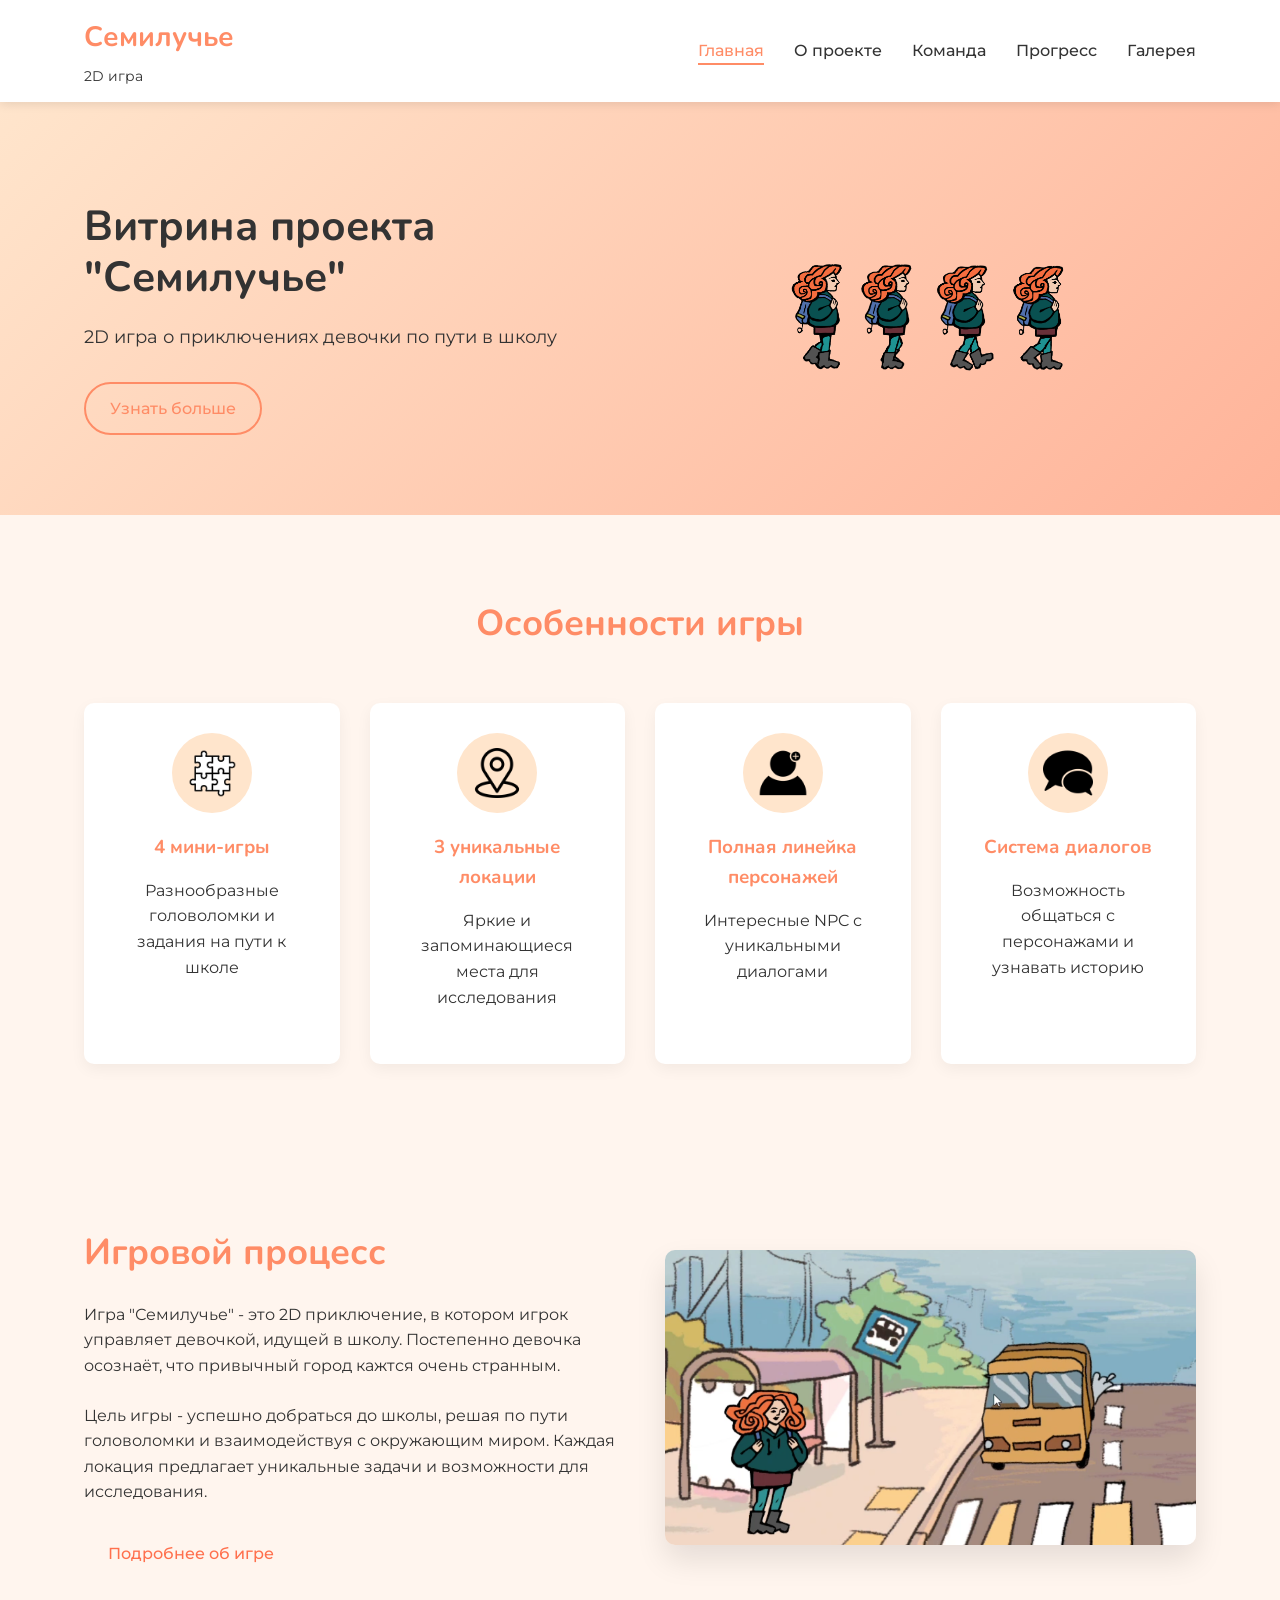
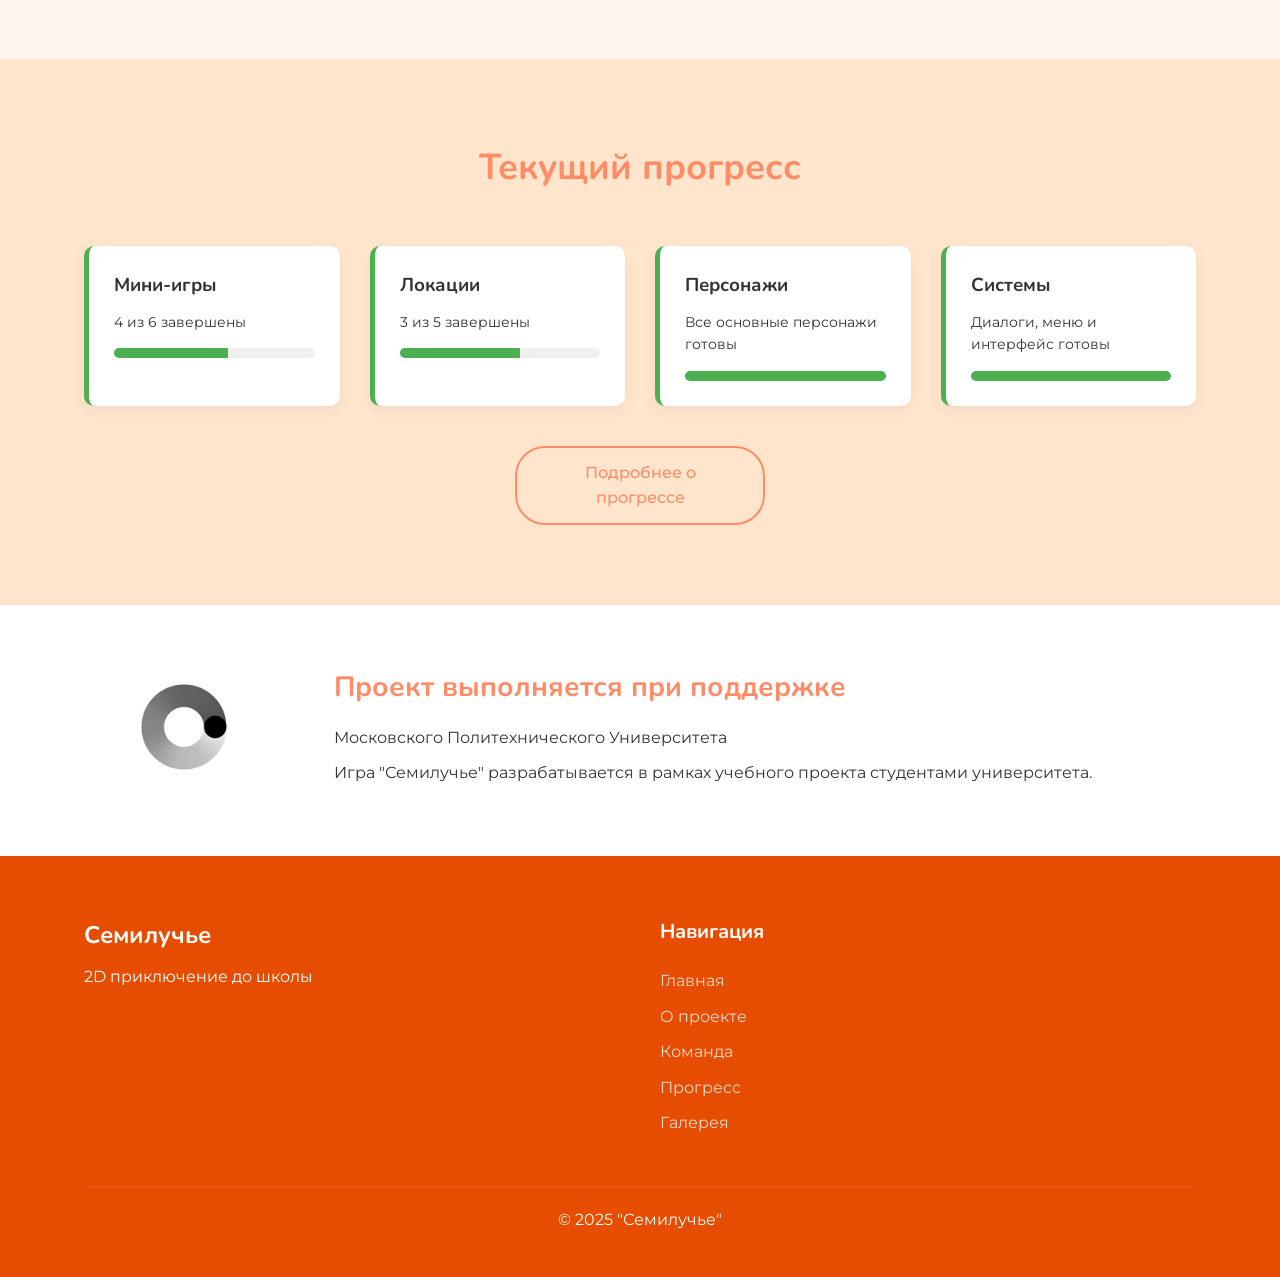
<file: site/index.html>
<!DOCTYPE html>
<html lang="ru">
<head>
    <meta charset="UTF-8">
    <meta name="viewport" content="width=device-width, initial-scale=1.0">
    <title>Семилучье</title>
    <link rel="stylesheet" href="styles.css">
    <link href="https://fonts.googleapis.com/css2?family=Montserrat:wght@400;500;700&family=Nunito:wght@700&display=swap" rel="stylesheet">
</head>
<body>
    <header class="header">
        <div class="container">
            <div class="logo">
                <h1>Семилучье</h1>
                <p>2D игра</p>
            </div>
            <nav class="nav">
                <ul>
                    <li><a href="index.html" class="active">Главная</a></li>
                    <li><a href="about.html">О проекте</a></li>
                    <li><a href="team.html">Команда</a></li>
                    <li><a href="progress.html">Прогресс</a></li>
                    <li><a href="gallery.html">Галерея</a></li>
                </ul>
            </nav>
        </div>
    </header>

    <main class="main">
        <section class="hero">
            <div class="container">
                <div class="hero-content">
                    <h2>Витрина проекта "Семилучье"</h2>
                    <p>2D игра о приключениях девочки по пути в школу</p>
                    <div class="hero-buttons">
                        <a href="about.html" class="btn btn-secondary">Узнать больше</a>
                    </div>
                </div>
                <div class="hero-image">
                    <img src="images/heroinewalk2.png" alt="Главная героиня" width="300" height="100">
                </div>
            </div>
        </section>

        <section class="game-features">
            <div class="container">
                <h2>Особенности игры</h2>
                <div class="features-grid">
                    <div class="feature-card">
                        <div class="feature-icon">
                            <img src="images/puzzle-logo.png" alt="Мини-игры">
                        </div>
                        <h3>4 мини-игры</h3>
                        <p>Разнообразные головоломки и задания на пути к школе</p>
                    </div>
                    <div class="feature-card">
                        <div class="feature-icon">
                            <img src="images/location-logo.png" alt="Локации">
                        </div>
                        <h3>3 уникальные локации</h3>
                        <p>Яркие и запоминающиеся места для исследования</p>
                    </div>
                    <div class="feature-card">
                        <div class="feature-icon">
                            <img src="images/characterlogo.png" alt="Персонажи">
                        </div>
                        <h3>Полная линейка персонажей</h3>
                        <p>Интересные NPC с уникальными диалогами</p>
                    </div>
                    <div class="feature-card">
                        <div class="feature-icon">
                            <img src="images/dialog-logo.png" alt="Диалоги">
                        </div>
                        <h3>Система диалогов</h3>
                        <p>Возможность общаться с персонажами и узнавать историю</p>
                    </div>
                </div>
            </div>
        </section>

        <section class="gameplay-section">
            <div class="container">
                <div class="gameplay-content">
                    <h2>Игровой процесс</h2>
                    <p>Игра "Семилучье" - это 2D приключение, в котором игрок управляет девочкой, идущей в школу. Постепенно девочка осознаёт, что привычный город кажтся очень странным.</p>
<p>Цель игры - успешно добраться до школы, решая по пути головоломки и взаимодействуя с окружающим миром. Каждая локация предлагает уникальные задачи и возможности для исследования.</p>
                    <a href="about.html" class="btn btn-primary">Подробнее об игре</a>
                </div>
                <div class="gameplay-image">
                    <img src="images/screenbus.png" alt="Скриншот игрового процесса">
                </div>
            </div>
        </section>

        <section class="progress-section" id="progress">
            <div class="container">
                <h2>Текущий прогресс</h2>
                <div class="progress-cards">
                    <div class="progress-card done">
                        <h3>Мини-игры</h3>
                        <p>4 из 6 завершены</p>
                        <div class="progress-bar">
                            <div class="progress-fill" style="width: 57%"></div>
                        </div>
                    </div>
                    <div class="progress-card done">
                        <h3>Локации</h3>
                        <p>3 из 5 завершены</p>
                        <div class="progress-bar">
                            <div class="progress-fill" style="width: 60%"></div>
                        </div>
                    </div>
                    <div class="progress-card done">
                        <h3>Персонажи</h3>
                        <p>Все основные персонажи готовы</p>
                        <div class="progress-bar">
                            <div class="progress-fill" style="width: 100%"></div>
                        </div>
                    </div>
                    <div class="progress-card done">
                        <h3>Системы</h3>
                        <p>Диалоги, меню и интерфейс готовы</p>
                        <div class="progress-bar">
                            <div class="progress-fill" style="width: 100%"></div>
                        </div>
                    </div>
                </div>
                <a href="progress.html" class="btn btn-secondary">Подробнее о прогрессе</a>
            </div>
        </section>

        <section class="university-section">
            <div class="container">
                <div class="university-logo">
                    <img src="images/LogoMospolytech.jpg" alt="Московский Политех">
                </div>
                <div class="university-info">
                    <h2>Проект выполняется при поддержке</h2>
                    <p>Московского Политехнического Университета</p>
                    <p>Игра "Семилучье" разрабатывается в рамках учебного проекта студентами университета.</p>
                </div>
            </div>
        </section>
    </main>

    <footer class="footer">
        <div class="container">
            <div class="footer-content">
                <div class="footer-logo">
                    <h3>Семилучье</h3>
                    <p>2D приключение до школы</p>
                </div>
                <div class="footer-links">
                    <h4>Навигация</h4>
                    <ul>
                        <li><a href="index.html">Главная</a></li>
                        <li><a href="about.html">О проекте</a></li>
                        <li><a href="team.html">Команда</a></li>
                        <li><a href="progress.html">Прогресс</a></li>
                        <li><a href="gallery.html">Галерея</a></li>
                    </ul>
                </div>
            </div>
            <div class="footer-bottom">
                <p>&copy; 2025 "Семилучье"</p>
            </div>
        </div>
    </footer>
</body>
</html>
</file>
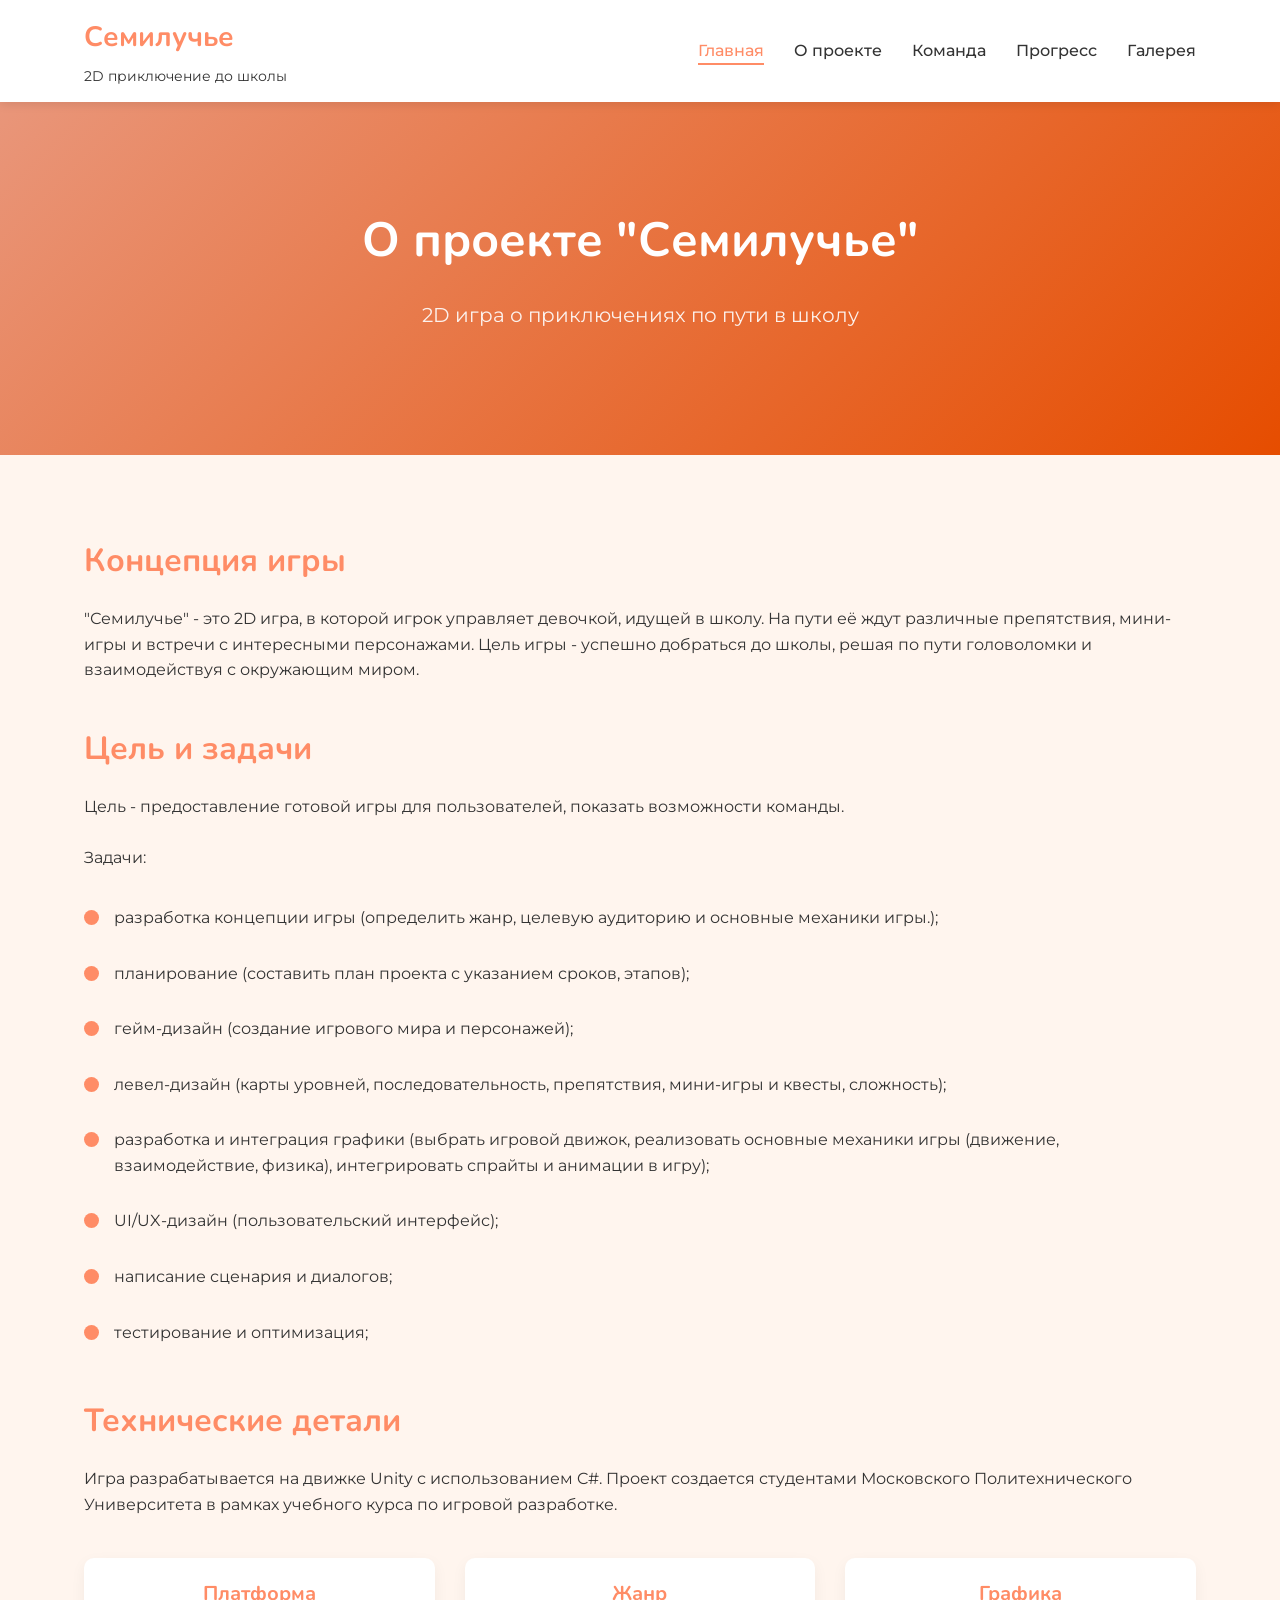
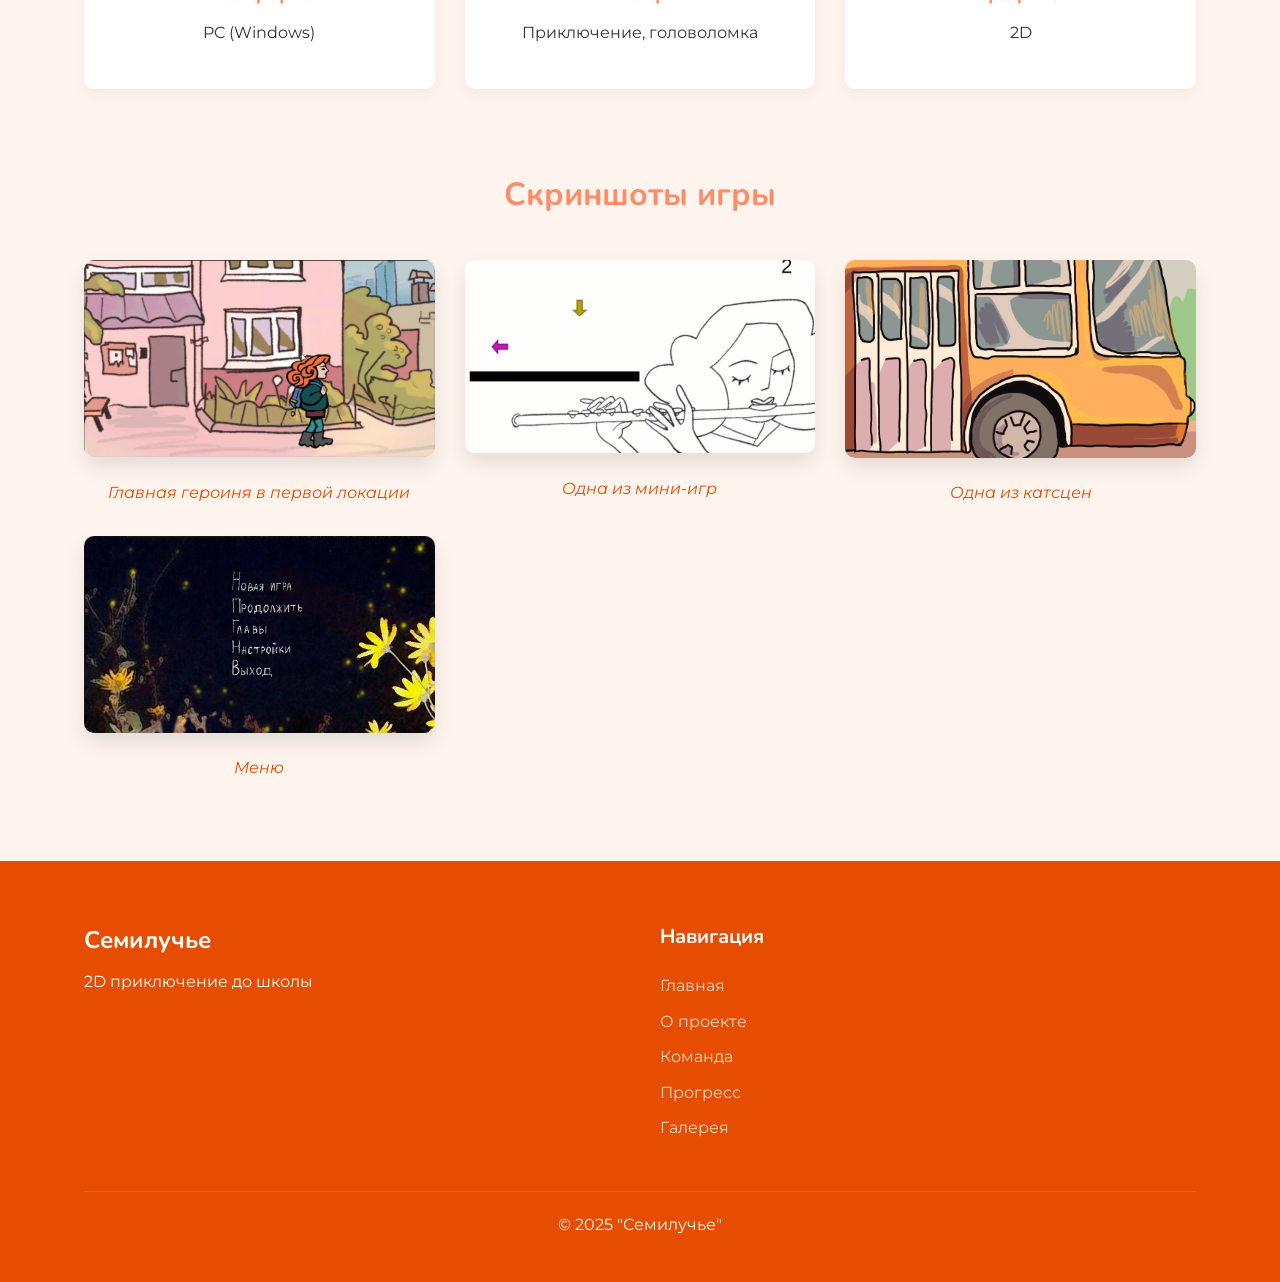
<file: site/about.html>
<!DOCTYPE html>
<html lang="ru">
<head>
    <meta charset="UTF-8">
    <meta name="viewport" content="width=device-width, initial-scale=1.0">
    <title>Семилучье - О проекте</title>
    <link rel="stylesheet" href="styles.css">
    <link href="https://fonts.googleapis.com/css2?family=Montserrat:wght@400;500;700&family=Nunito:wght@700&display=swap" rel="stylesheet">
</head>
<body>
    <header class="header">
        <div class="container">
            <div class="logo">
                <h1>Семилучье</h1>
                <p>2D приключение до школы</p>
            </div>
            <nav class="nav">
                <ul>
                    <li><a href="index.html" class="active">Главная</a></li>
                    <li><a href="about.html">О проекте</a></li>
                    <li><a href="team.html">Команда</a></li>
                    <li><a href="progress.html">Прогресс</a></li>
                    <li><a href="gallery.html">Галерея</a></li>
                </ul>
            </nav>
        </div>
    </header>

    <main class="main">
        <section class="about-hero">
            <div class="container">
                <h1>О проекте "Семилучье"</h1>
                <p>2D игра о приключениях по пути в школу</p>
            </div>
        </section>

        <section class="about-content">
            <div class="container">
                <div class="about-text">
                    <h2>Концепция игры</h2>
                    <p>"Семилучье" - это 2D игра, в которой игрок управляет девочкой, идущей в школу. На пути её ждут различные препятствия, мини-игры и встречи с интересными персонажами. Цель игры - успешно добраться до школы, решая по пути головоломки и взаимодействуя с окружающим миром.</p>
                    
                    <h2>Цель и задачи</h2>
                    <p>Цель - предоставление готовой игры для пользователей, показать возможности команды.<br><br>Задачи: </p>
                    <ul class="features-list">
                        <li>разработка концепции игры (определить жанр, целевую аудиторию и основные механики игры.);</li>
                        <li>планирование (составить план проекта с указанием сроков, этапов);</li>
                        <li>гейм-дизайн (создание игрового мира и персонажей);</li>
                        <li>левел-дизайн (карты уровней, последовательность, препятствия, мини-игры и квесты, сложность);</li>
                        <li>разработка и интеграция графики (выбрать игровой движок, реализовать основные механики игры (движение, взаимодействие, физика), интегрировать спрайты и анимации в игру);</li>
                        <li>UI/UX-дизайн (пользовательский интерфейс);</li>
                        <li>написание сценария и диалогов;</li>
                        <li>тестирование и оптимизация;</li>
                    </ul>
                    
                    <h2>Технические детали</h2>
                    <p>Игра разрабатывается на движке Unity с использованием C#. Проект создается студентами Московского Политехнического Университета в рамках учебного курса по игровой разработке.</p>
                    
                    <div class="game-specs">
                        <div class="spec-item">
                            <h3>Платформа</h3>
                            <p>PC (Windows)</p>
                        </div>
                        <div class="spec-item">
                            <h3>Жанр</h3>
                            <p>Приключение, головоломка</p>
                        </div>
                        <div class="spec-item">
                            <h3>Графика</h3>
                            <p>2D</p>
                        </div>
                    </div>
                </div>
                
                <div class="about-screenshots">
                    <h2>Скриншоты игры</h2>
                    <div class="screenshots-grid">
                        <div class="screenshot-item">
                            <img src="images/screenhome.png" alt="Скриншот игры 1">
                            <p>Главная героиня в первой локации</p>
                        </div>
                        <div class="screenshot-item">
                            <img src="images/game6.png" alt="Скриншот игры 2">
                            <p>Одна из мини-игр</p>
                        </div>
                        <div class="screenshot-item">
                            <img src="images/cutscene1.png" alt="Скриншот игры 3">
                            <p>Одна из катсцен</p>
                        </div>
                        <div class="screenshot-item">
                            <img src="images/menu.png" alt="Скриншот игры 4">
                            <p>Меню</p>
                        </div>
                    </div>
                </div>
            </div>
        </section>
    </main>

    <footer class="footer">
        <div class="container">
            <div class="footer-content">
                <div class="footer-logo">
                    <h3>Семилучье</h3>
                    <p>2D приключение до школы</p>
                </div>
                <div class="footer-links">
                    <h4>Навигация</h4>
                    <ul>
                        <li><a href="index.html">Главная</a></li>
                        <li><a href="about.html">О проекте</a></li>
                        <li><a href="team.html">Команда</a></li>
                        <li><a href="progress.html">Прогресс</a></li>
                        <li><a href="gallery.html">Галерея</a></li>
                    </ul>
                </div>
            </div>
            <div class="footer-bottom">
                <p>&copy; 2025 "Семилучье"</p>
            </div>
        </div>
    </footer>
</body>
</html>
</file>
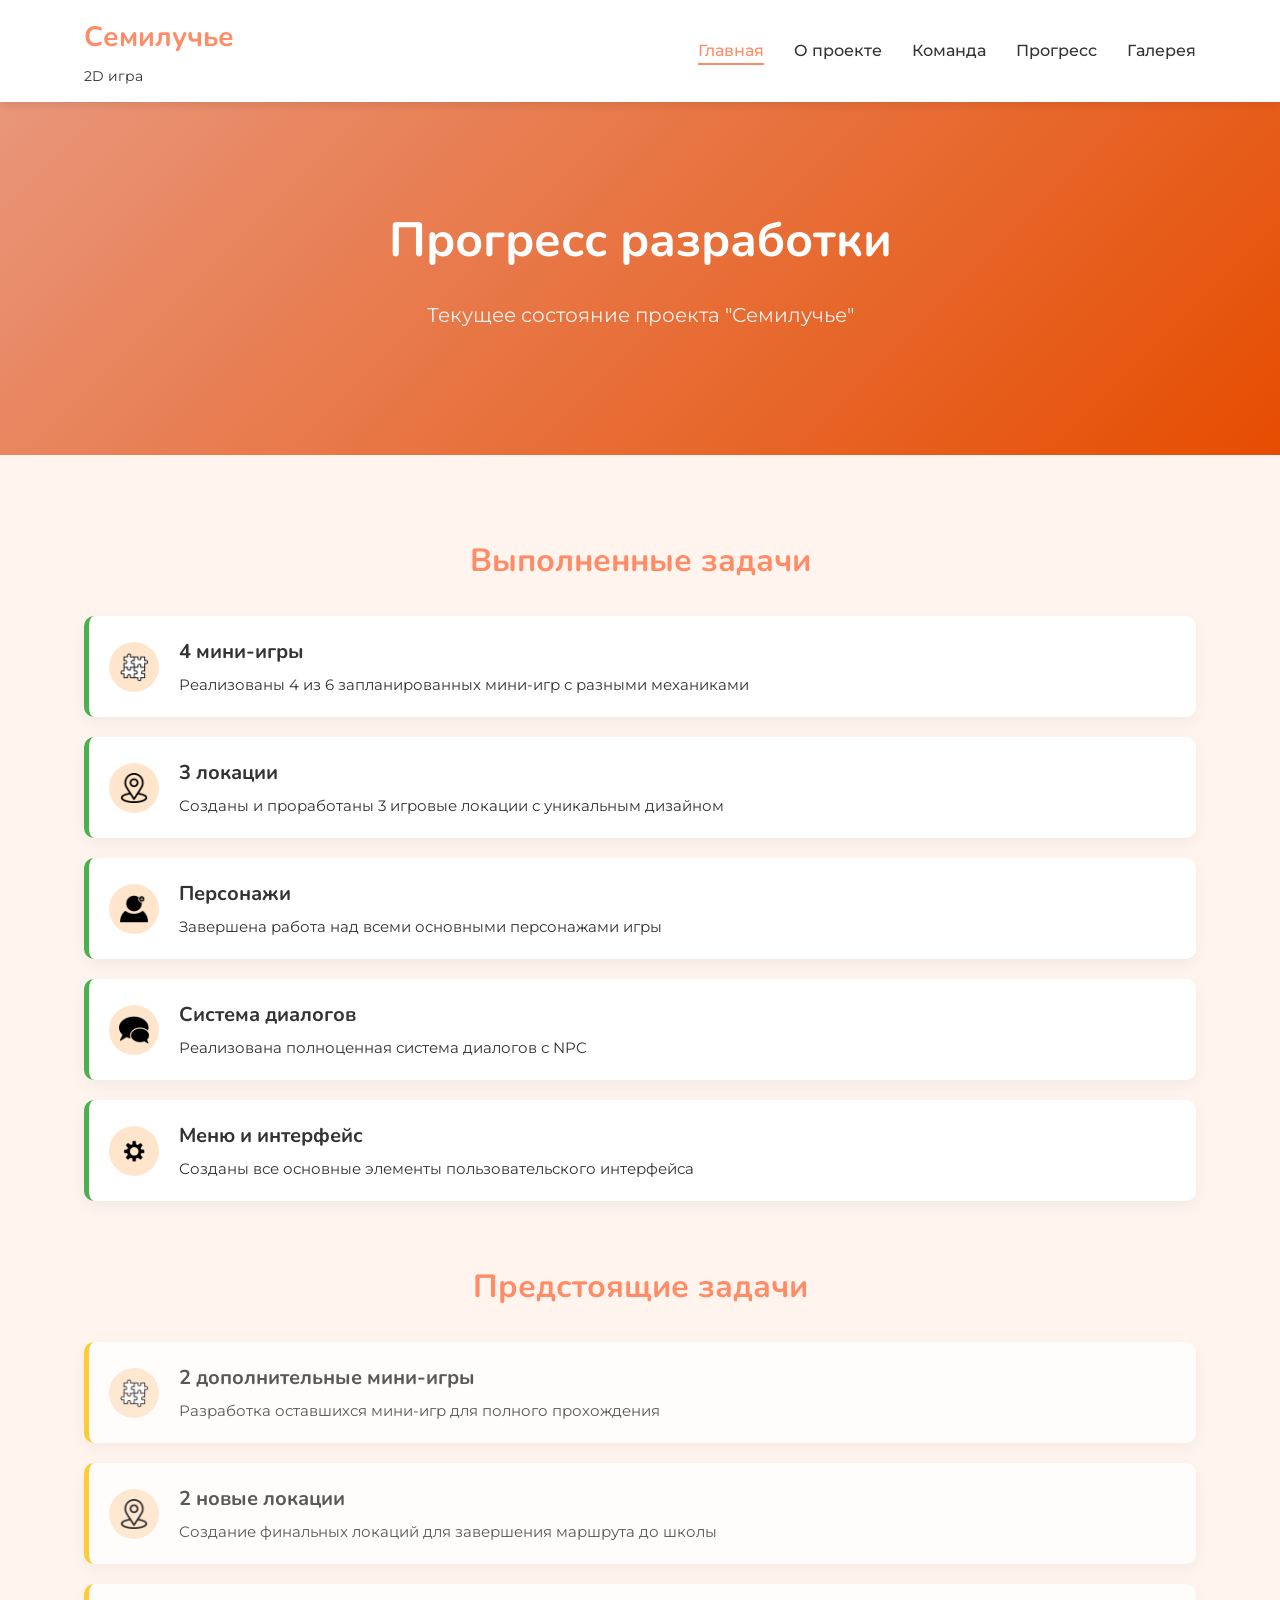
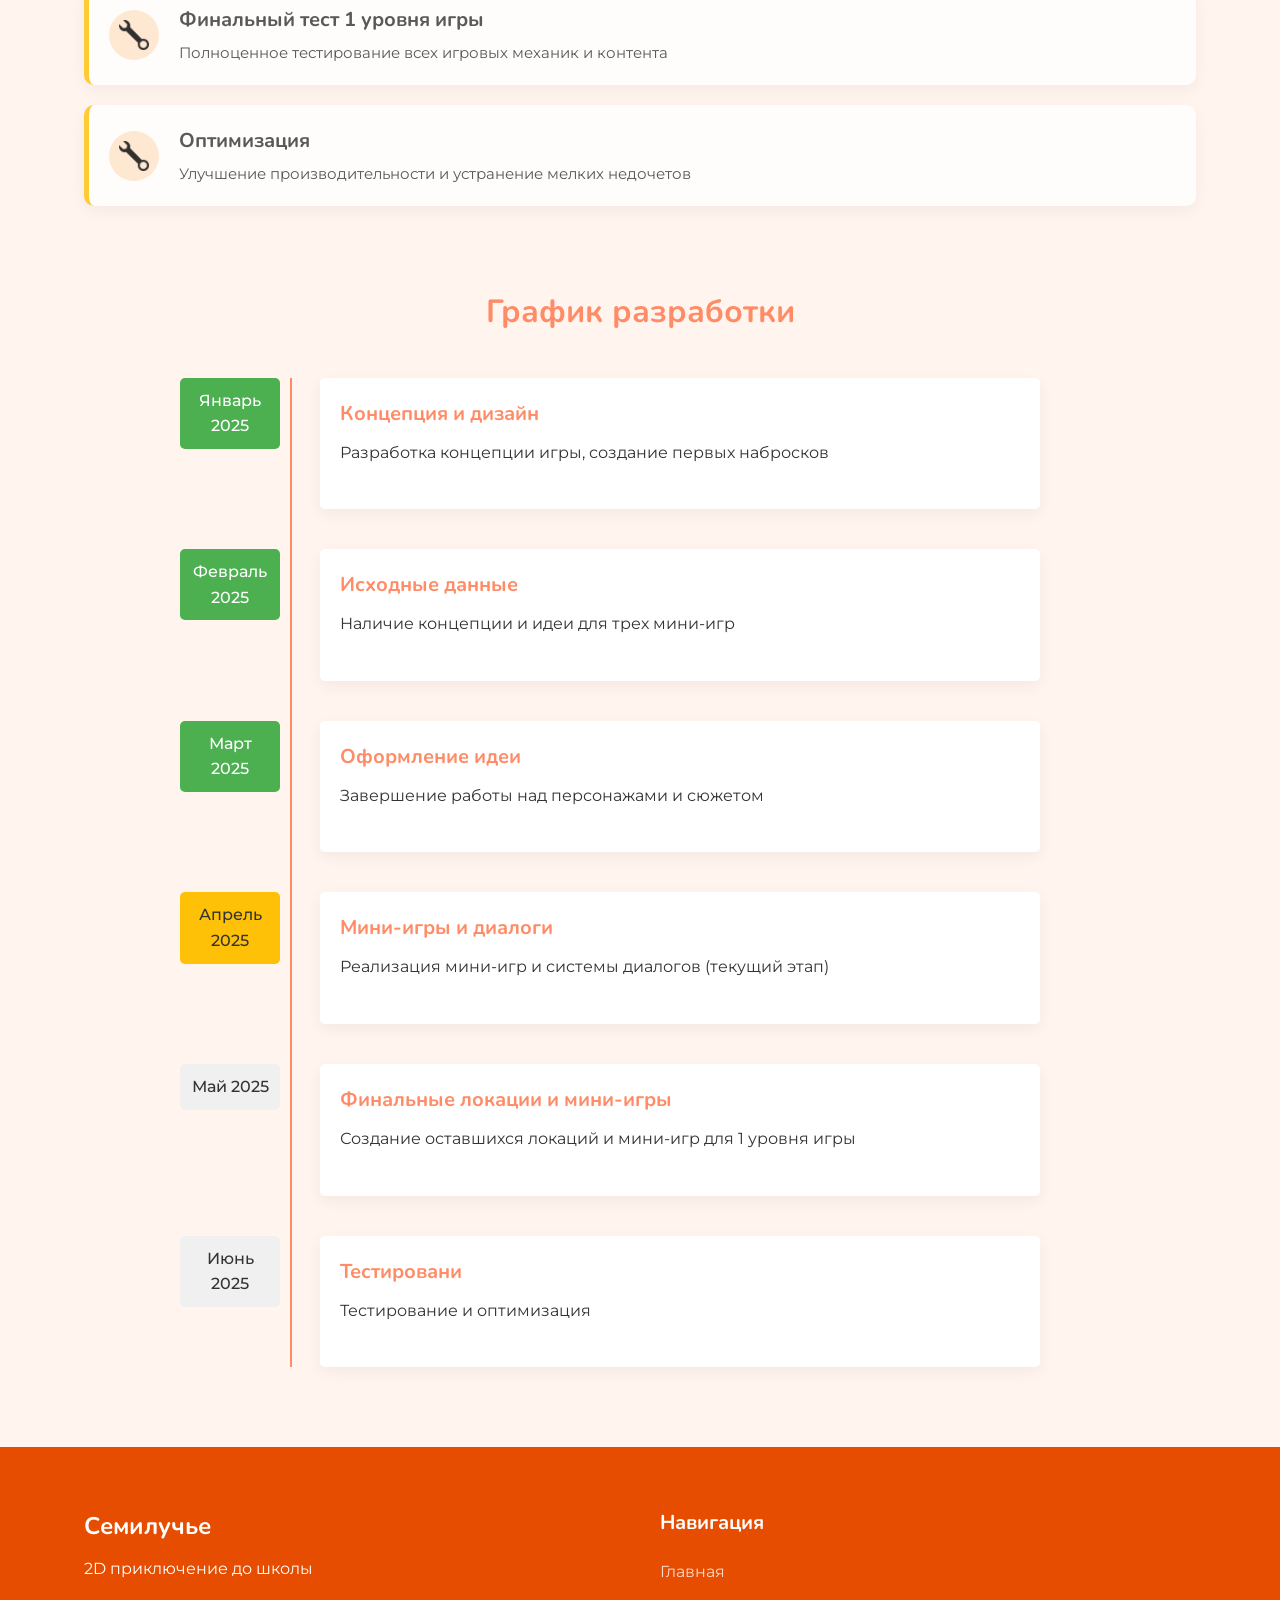
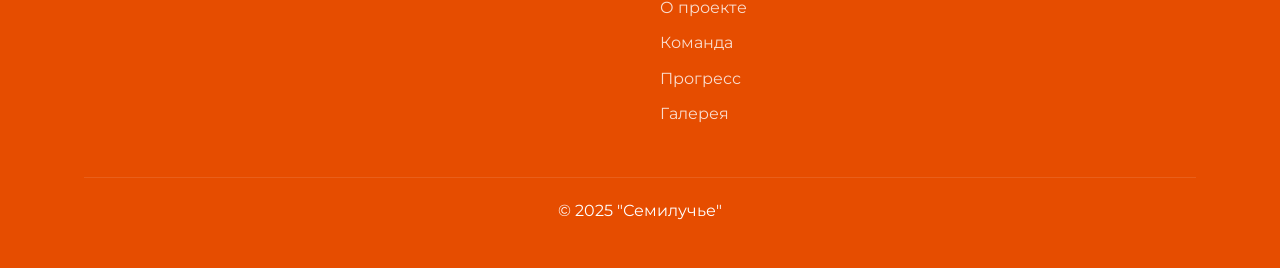
<file: site/progress.html>
<!DOCTYPE html>
<html lang="ru">
<head>
    <meta charset="UTF-8">
    <meta name="viewport" content="width=device-width, initial-scale=1.0">
    <title>Семилучье - Прогресс</title>
    <link rel="stylesheet" href="styles.css">
    <link href="https://fonts.googleapis.com/css2?family=Montserrat:wght@400;500;700&family=Nunito:wght@700&display=swap" rel="stylesheet">
</head>
<body>
    <header class="header">
        <div class="container">
            <div class="logo">
                <h1>Семилучье</h1>
                <p>2D игра</p>
            </div>
            <nav class="nav">
                <ul>
                    <li><a href="index.html" class="active">Главная</a></li>
                    <li><a href="about.html">О проекте</a></li>
                    <li><a href="team.html">Команда</a></li>
                    <li><a href="progress.html">Прогресс</a></li>
                    <li><a href="gallery.html">Галерея</a></li>
                </ul>
            </nav>
        </div>
    </header>

    <main class="main">
        <section class="progress-hero">
            <div class="container">
                <h1>Прогресс разработки</h1>
                <p>Текущее состояние проекта "Семилучье"</p>
            </div>
        </section>

        <section class="progress-content">
            <div class="container">
                <h2>Выполненные задачи</h2>
                
                <div class="progress-items">
                    <div class="progress-item done">
                        <div class="progress-icon">
                            <img src="images/puzzle-logo.png" alt="Выполнено">
                        </div>
                        <div class="progress-info">
                            <h3>4 мини-игры</h3>
                            <p>Реализованы 4 из 6 запланированных мини-игр с разными механиками</p>
                        </div>
                    </div>
                    
                    <div class="progress-item done">
                        <div class="progress-icon">
                            <img src="images/location-logo.png" alt="Выполнено">
                        </div>
                        <div class="progress-info">
                            <h3>3 локации</h3>
                            <p>Созданы и проработаны 3 игровые локации с уникальным дизайном</p>
                        </div>
                    </div>
                    
                    <div class="progress-item done">
                        <div class="progress-icon">
                            <img src="images/characterlogo.png" alt="Выполнено">
                        </div>
                        <div class="progress-info">
                            <h3>Персонажи</h3>
                            <p>Завершена работа над всеми основными персонажами игры</p>
                        </div>
                    </div>
                    
                    <div class="progress-item done">
                        <div class="progress-icon">
                            <img src="images/dialog-logo.png" alt="Выполнено">
                        </div>
                        <div class="progress-info">
                            <h3>Система диалогов</h3>
                            <p>Реализована полноценная система диалогов с NPC</p>
                        </div>
                    </div>
                    
                    <div class="progress-item done">
                        <div class="progress-icon">
                            <img src="images/options-icon.png" alt="Выполнено">
                        </div>
                        <div class="progress-info">
                            <h3>Меню и интерфейс</h3>
                            <p>Созданы все основные элементы пользовательского интерфейса</p>
                        </div>
                    </div>
                </div>
                
                <h2>Предстоящие задачи</h2>
                
                <div class="progress-items">
                    <div class="progress-item pending">
                        <div class="progress-icon">
                            <img src="images/puzzle-logo.png" alt="В работе">
                        </div>
                        <div class="progress-info">
                            <h3>2 дополнительные мини-игры</h3>
                            <p>Разработка оставшихся мини-игр для полного прохождения</p>
</div>
                    </div>
                    
                    <div class="progress-item pending">
                        <div class="progress-icon">
                            <img src="images/location-logo.png" alt="В работе">
                        </div>
                        <div class="progress-info">
                            <h3>2 новые локации</h3>
                            <p>Создание финальных локаций для завершения маршрута до школы</p>
                        </div>
                    </div>
                    
                    <div class="progress-item pending">
                        <div class="progress-icon">
                            <img src="images/wrench-icon.png" alt="В работе">
                        </div>
                        <div class="progress-info">
                            <h3>Финальный тест 1 уровня игры</h3>
                            <p>Полноценное тестирование всех игровых механик и контента</p>
                        </div>
                    </div>
                    
                    <div class="progress-item pending">
                        <div class="progress-icon">
                            <img src="images/wrench-icon.png" alt="В работе">
                        </div>
                        <div class="progress-info">
                            <h3>Оптимизация</h3>
                            <p>Улучшение производительности и устранение мелких недочетов</p>
                        </div>
                    </div>
                </div>
                
                <div class="progress-timeline">
                    <h2>График разработки</h2>
                    <div class="timeline">
                        <div class="timeline-item done">
                            <div class="timeline-date">Январь 2025</div>
                            <div class="timeline-content">
                                <h3>Концепция и дизайн</h3>
                                <p>Разработка концепции игры, создание первых набросков</p>
                            </div>
                        </div>
                        <div class="timeline-item done">
                            <div class="timeline-date">Февраль 2025</div>
                            <div class="timeline-content">
                                <h3>Исходные данные</h3>
                                <p>Наличие концепции и идеи для трех мини-игр</p>
                            </div>
                        </div>
                        <div class="timeline-item done">
                            <div class="timeline-date">Март 2025</div>
                            <div class="timeline-content">
                                <h3>Оформление идеи</h3>
                                <p>Завершение работы над персонажами и сюжетом</p>
                            </div>
                        </div>
                        <div class="timeline-item current">
                            <div class="timeline-date">Апрель 2025</div>
                            <div class="timeline-content">
                                <h3>Мини-игры и диалоги</h3>
                                <p>Реализация мини-игр и системы диалогов (текущий этап)</p>
                            </div>
                        </div>
                        <div class="timeline-item pending">
                            <div class="timeline-date">Май 2025</div>
                            <div class="timeline-content">
                                <h3>Финальные локации и мини-игры</h3>
                                <p>Создание оставшихся локаций и мини-игр для 1 уровня игры</p>
                            </div>
                        </div>
                        <div class="timeline-item pending">
                            <div class="timeline-date">Июнь 2025</div>
                            <div class="timeline-content">
                                <h3>Тестировани</h3>
                                <p>Тестирование и оптимизация</p>
                            </div>
                        </div>
                    </div>
                </div>
            </div>
        </section>
    </main>

    <footer class="footer">
        <div class="container">
            <div class="footer-content">
                <div class="footer-logo">
                    <h3>Семилучье</h3>
                    <p>2D приключение до школы</p>
                </div>
                <div class="footer-links">
                    <h4>Навигация</h4>
                    <ul>
                        <li><a href="index.html">Главная</a></li>
                        <li><a href="about.html">О проекте</a></li>
                        <li><a href="team.html">Команда</a></li>
                        <li><a href="progress.html">Прогресс</a></li>
                        <li><a href="gallery.html">Галерея</a></li>
                    </ul>
                </div>
            </div>
            <div class="footer-bottom">
                <p>&copy; 2025 "Семилучье"</p>
            </div>
        </div>
    </footer>
</body>
</html>
</file>
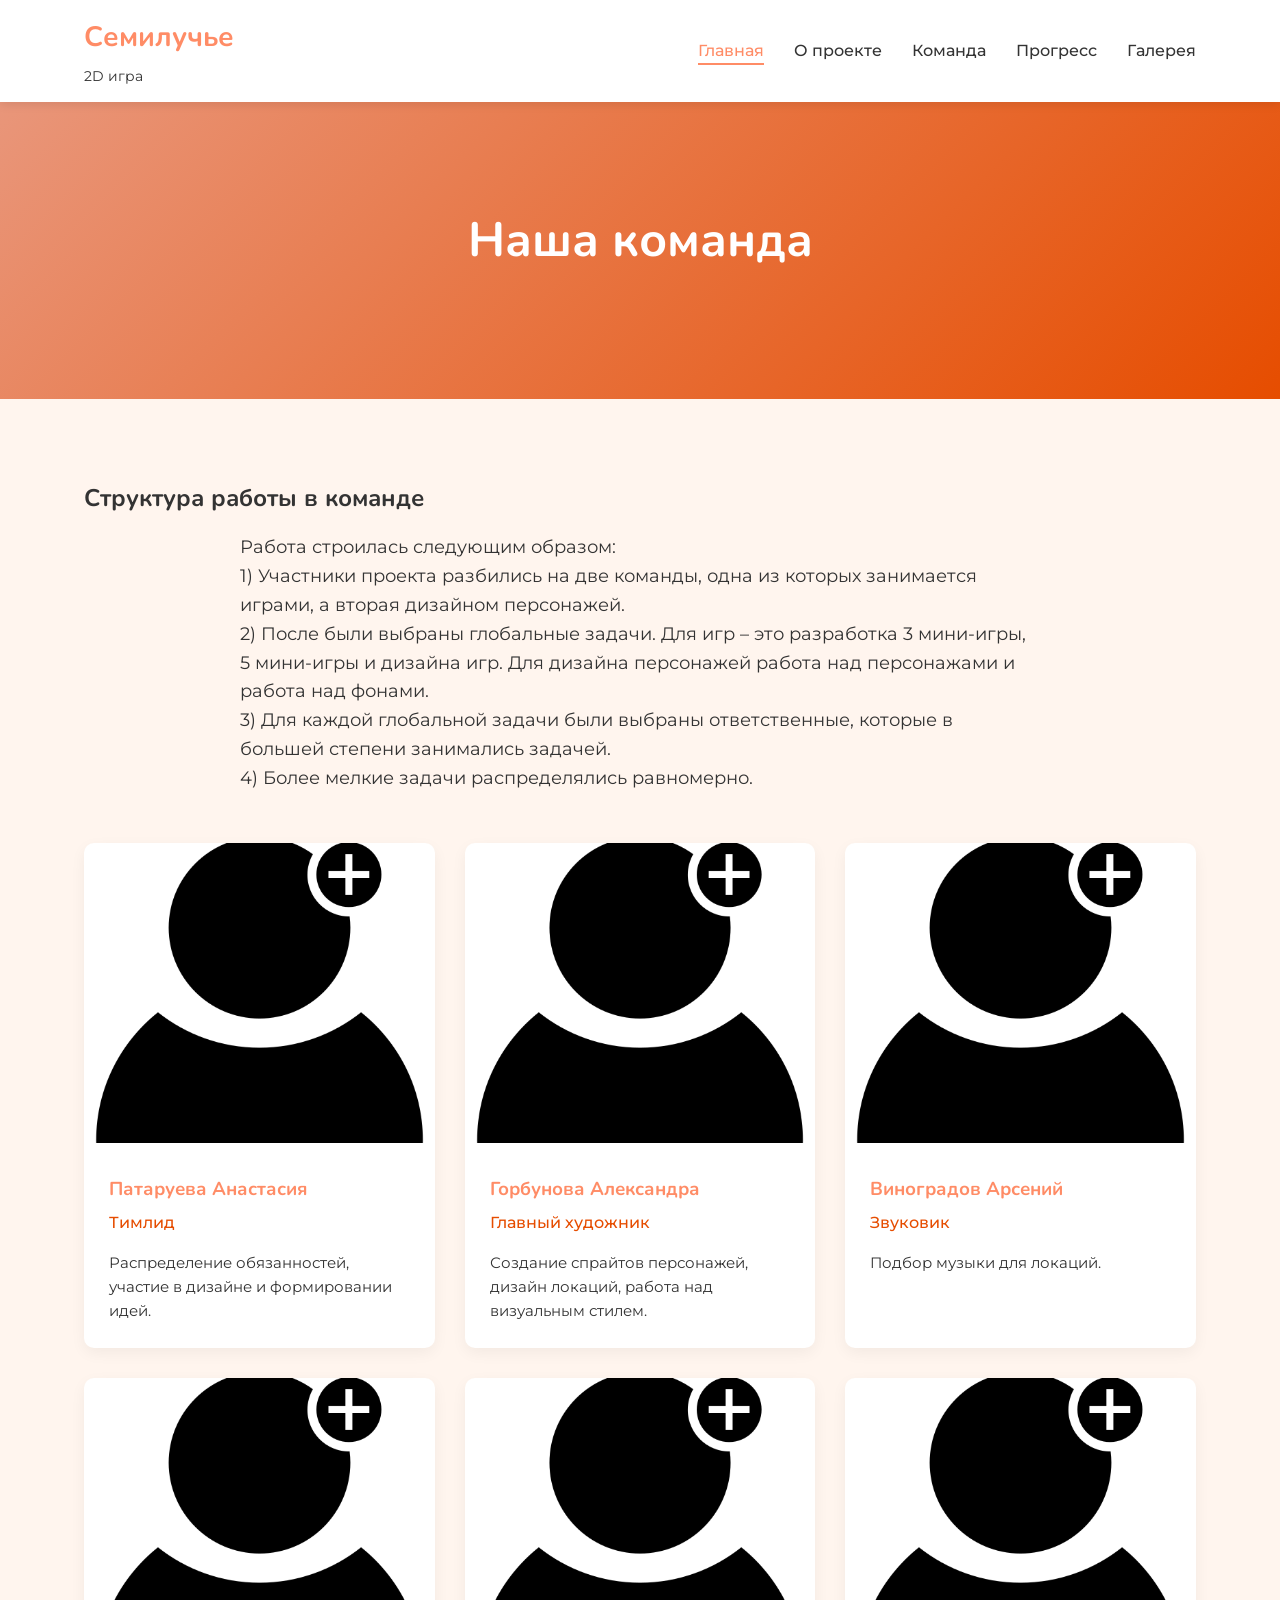
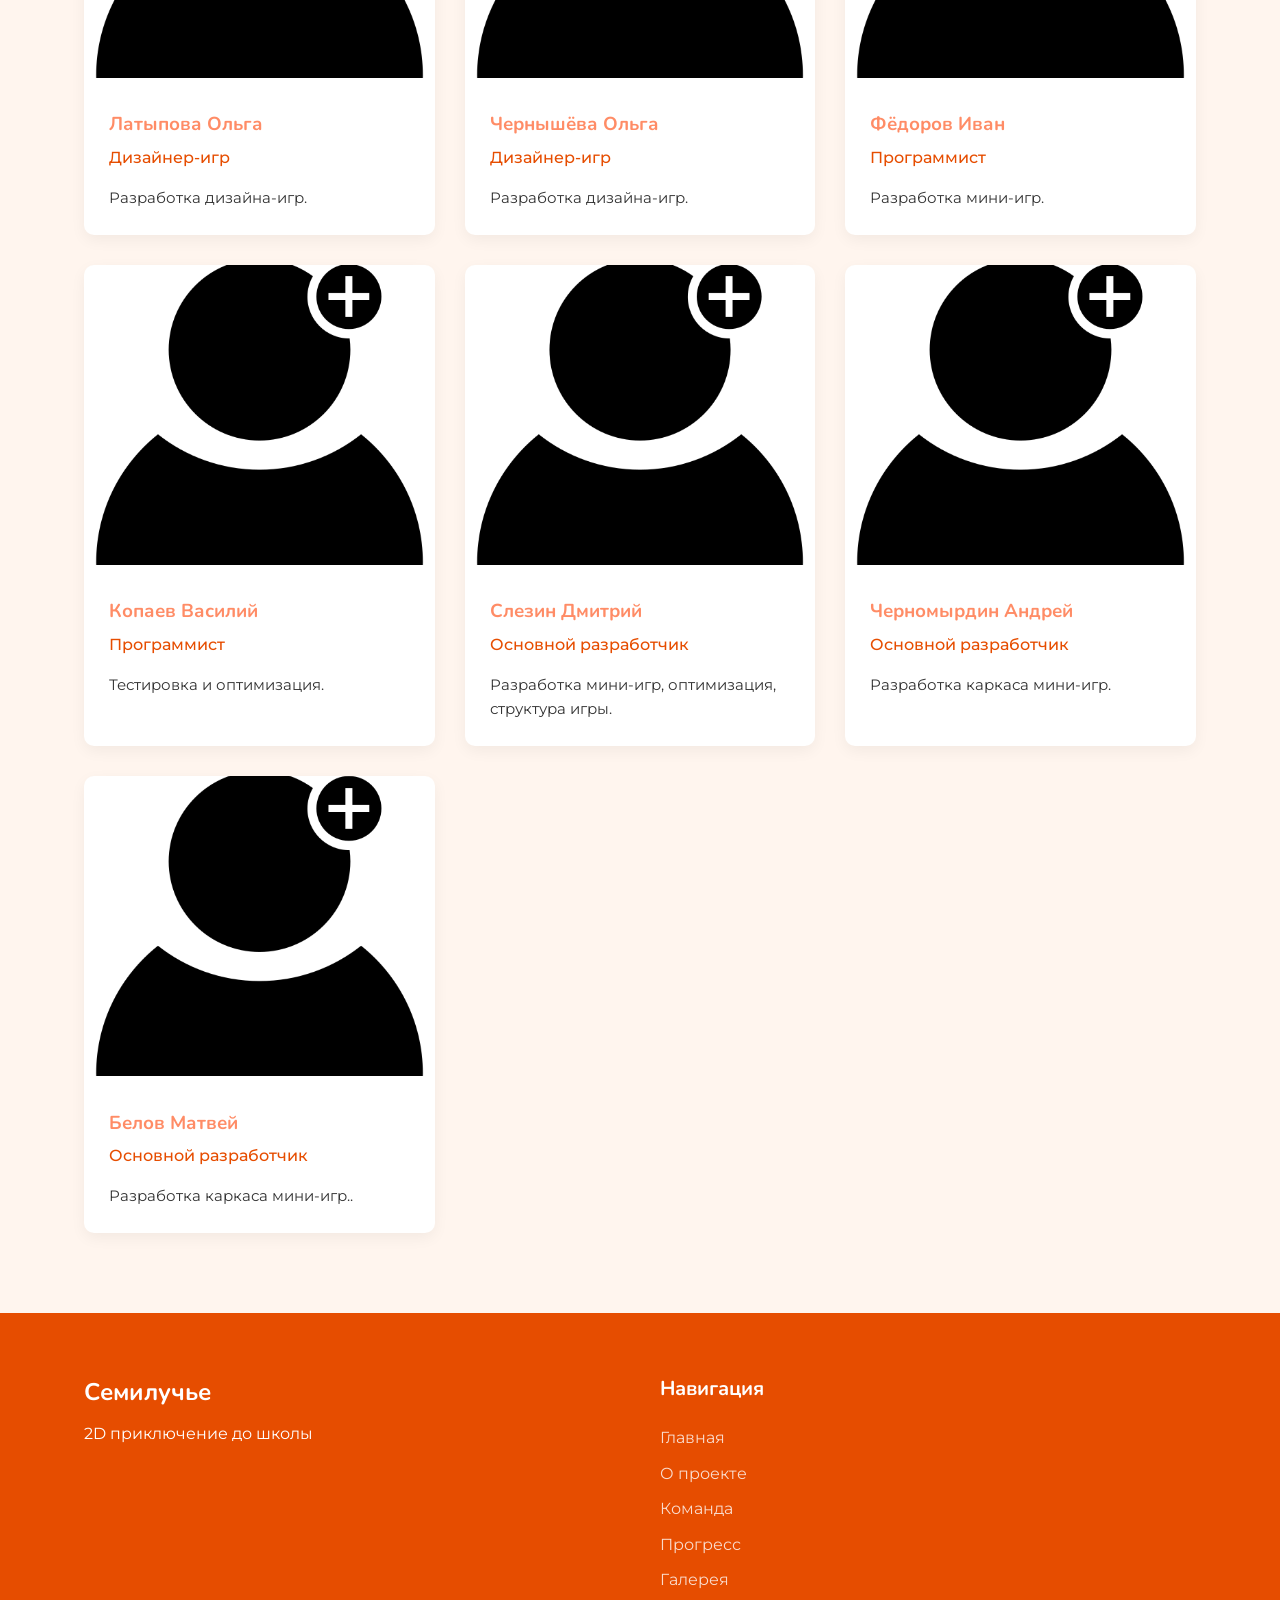
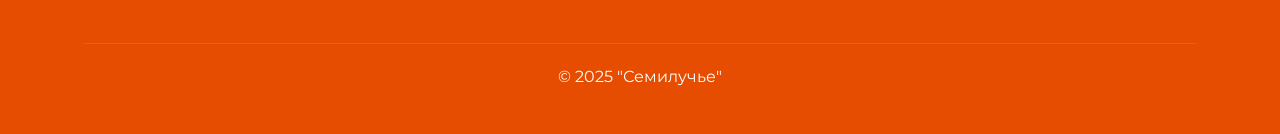
<file: site/team.html>
<!DOCTYPE html>
<html lang="ru">
<head>
    <meta charset="UTF-8">
    <meta name="viewport" content="width=device-width, initial-scale=1.0">
    <title>Семилучье - Команда</title>
    <link rel="stylesheet" href="styles.css">
    <link href="https://fonts.googleapis.com/css2?family=Montserrat:wght@400;500;700&family=Nunito:wght@700&display=swap" rel="stylesheet">
</head>
<body>
    <header class="header">
        <div class="container">
            <div class="logo">
                <h1>Семилучье</h1>
                <p>2D игра</p>
            </div>
            <nav class="nav">
                <ul>
                    <li><a href="index.html" class="active">Главная</a></li>
                    <li><a href="about.html">О проекте</a></li>
                    <li><a href="team.html">Команда</a></li>
                    <li><a href="progress.html">Прогресс</a></li>
                    <li><a href="gallery.html">Галерея</a></li>
                </ul>
            </nav>
        </div>
    </header>

    <main class="main">
        <section class="team-hero">
            <div class="container">
                <h1>Наша команда</h1>
            </div>
        </section>

        <section class="team-members">
            <div class="container">
                <h2>Структура работы в команде</h2>
                <p class="team-description">Работа строилась следующим образом:<br> 
                    1)	Участники проекта разбились на две команды, одна из которых занимается играми, а вторая дизайном персонажей.<br> 
                    2)	После были выбраны глобальные задачи. Для игр – это разработка 3 мини-игры, 5 мини-игры и дизайна игр. Для дизайна персонажей работа над персонажами и работа над фонами.<br>
                    3)	Для каждой глобальной задачи были выбраны ответственные, которые в большей степени занимались задачей.<br>
                    4)	Более мелкие задачи распределялись равномерно.
                    </p>
                
                <div class="members-grid">
             
                    <div class="member-card">
                        <div class="member-photo">
                            <img src="images/characterlogo.png" alt="Алексей Петров">
                        </div>
                        <div class="member-info">
                            <h3>Патаруева Анастасия</h3>
                            <p class="member-role">Тимлид</p>
                            <p class="member-contribution"> Распределение обязанностей, участие в дизайне и формировании идей.</p>
                        </div>
                    </div>
                    
                 
                    <div class="member-card">
                        <div class="member-photo">
                            <img src="images/characterlogo.png" alt="Елена Смирнова">
                        </div>
                        <div class="member-info">
                            <h3>Горбунова Александра</h3>
                            <p class="member-role">Главный художник</p>
                            <p class="member-contribution">Создание спрайтов персонажей, дизайн локаций, работа над визуальным стилем.</p>
                        </div>
                    </div>
                    
                 
                    <div class="member-card">
                        <div class="member-photo">
                            <img src="images/characterlogo.png" alt="Дмитрий Иванов">
                        </div>
                        <div class="member-info">
                            <h3>Виноградов Арсений</h3>
                            <p class="member-role">Звуковик</p>
                            <p class="member-contribution">Подбор музыки для локаций.</p>
                        </div>
                    </div>
                    
               
                    <div class="member-card">
                        <div class="member-photo">
                            <img src="images/characterlogo.png" alt="Ольга Кузнецова">
                        </div>
                        <div class="member-info">
                            <h3>Латыпова Ольга</h3>
                            <p class="member-role">Дизайнер-игр</p>
                            <p class="member-contribution">Разработка дизайна-игр.</p>
                        </div>
                    </div>
                    
                   
                    <div class="member-card">
                        <div class="member-photo">
                            <img src="images/characterlogo.png" alt="Иван Соколов">
</div>
                        <div class="member-info">
                            <h3>Чернышёва Ольга</h3>
                            <p class="member-role">Дизайнер-игр</p>
                            <p class="member-contribution">Разработка дизайна-игр.</p>
                        </div>
                    </div>
                  
                    <div class="member-card">
                        <div class="member-photo">
                            <img src="images/characterlogo.png" alt="Михаил Орлов">
                        </div>
                        <div class="member-info">
                            <h3>Фёдоров Иван</h3>
                            <p class="member-role">Программист</p>
                            <p class="member-contribution">Разработка мини-игр.</p>
                        </div>
                    </div>
                    
                  
                    <div class="member-card">
                        <div class="member-photo">
                            <img src="images/characterlogo.png" alt="Светлана Лебедева">
                        </div>
                        <div class="member-info">
                            <h3>Копаев Василий</h3>
                            <p class="member-role">Программист</p>
                            <p class="member-contribution">Тестировка и оптимизация.</p>
                        </div>
                    </div>
                    <div class="member-card">
                        <div class="member-photo">
                            <img src="images/characterlogo.png" alt="Светлана Лебедева">
                        </div>
                        <div class="member-info">
                            <h3>Слезин Дмитрий</h3>
                            <p class="member-role">Основной разработчик</p>
                            <p class="member-contribution">Разработка мини-игр, оптимизация, структура игры.</p>
                        </div>
                    </div>
                    <div class="member-card">
                        <div class="member-photo">
                            <img src="images/characterlogo.png" alt="Светлана Лебедева">
                        </div>
                        <div class="member-info">
                            <h3>Черномырдин Андрей</h3>
                            <p class="member-role">Основной разработчик</p>
                            <p class="member-contribution">Разработка каркаса мини-игр.</p>
                        </div>
                    </div>
                    <div class="member-card">
                        <div class="member-photo">
                            <img src="images/characterlogo.png" alt="Светлана Лебедева">
                        </div>
                        <div class="member-info">
                            <h3>Белов Матвей</h3>
                            <p class="member-role">Основной разработчик</p>
                            <p class="member-contribution">Разработка каркаса мини-игр..</p>
                        </div>
                    </div>
                </div>
            </div>
        </section>
    </main>

    <footer class="footer">
        <div class="container">
            <div class="footer-content">
                <div class="footer-logo">
                    <h3>Семилучье</h3>
                    <p>2D приключение до школы</p>
                </div>
                <div class="footer-links">
                    <h4>Навигация</h4>
                    <ul>
                        <li><a href="index.html">Главная</a></li>
                        <li><a href="about.html">О проекте</a></li>
                        <li><a href="team.html">Команда</a></li>
                        <li><a href="progress.html">Прогресс</a></li>
                        <li><a href="gallery.html">Галерея</a></li>
                    </ul>
                </div>
            </div>
            <div class="footer-bottom">
                <p>&copy; 2025 "Семилучье"</p>
            </div>
        </div>
    </footer>
</body>
</html>
</file>
<file: site/styles.css>
/* Основные стили */
:root {
    --primary-color: #FF8C66;
    --secondary-color: #FFB399;
    --accent-color: #FF704D;
    --light-color: #FFE5CC;
    --dark-color: #E64D00;
    --text-color: #333;
    --light-text: #fff;
    --bg-color: #FFF5EE;
}

* {
    margin: 0;
    padding: 0;
    box-sizing: border-box;
}

body {
    font-family: 'Montserrat', sans-serif;
    color: var(--text-color);
    background-color: var(--bg-color);
    line-height: 1.6;
}

.container {
    width: 90%;
    max-width: 1200px;
    margin: 0 auto;
    padding: 0 20px;
}

h1, h2, h3, h4 {
    font-family: 'Nunito', sans-serif;
    font-weight: 700;
    margin-bottom: 1rem;
}

p {
    margin-bottom: 1.5rem;
}

a {
    text-decoration: none;
    color: var(--accent-color);
    transition: color 0.3s;
}

a:hover {
    color: var(--dark-color);
}

.btn {
    display: inline-block;
    padding: 12px 24px;
    border-radius: 30px;
    font-weight: 500;
    transition: all 0.3s;
    border: none;
    cursor: pointer;
    font-size: 16px;
}


.btn-secondary {
    background-color: transparent;
    color: var(--primary-color);
    border: 2px solid var(--primary-color);
}

.btn-secondary:hover {
    background-color: var(--primary-color);
    color: var(--light-text);
    transform: translateY(-3px);
    box-shadow: 0 5px 15px rgba(0, 0, 0, 0.1);
}

/* Шапка */
.header {
    background-color: var(--light-text);
    box-shadow: 0 2px 10px rgba(0, 0, 0, 0.1);
    position: sticky;
    top: 0;
    z-index: 100;
    padding: 15px 0;
}

.header .container {
    display: flex;
    justify-content: space-between;
    align-items: center;
}

.logo h1 {
    color: var(--primary-color);
    font-size: 28px;
    margin-bottom: 5px;
}

.logo p {
    font-size: 14px;
    color: var(--text-color);
    margin-bottom: 0;
}

.nav ul {
    display: flex;
    list-style: none;
}

.nav ul li {
    margin-left: 30px;
}

.nav ul li a {
    color: var(--text-color);
    font-weight: 500;
    position: relative;
}

.nav ul li a.active {
    color: var(--primary-color);
}

.nav ul li a:after {
    content: '';
    position: absolute;
    width: 0;
    height: 2px;
    background: var(--primary-color);
    bottom: -5px;
    left: 0;
    transition: width 0.3s;
}

.nav ul li a:hover:after,
.nav ul li a.active:after {
    width: 100%;
}

/* Герой секция */
.hero {
    padding: 100px 0 80px;
    background: linear-gradient(135deg, var(--light-color), var(--secondary-color));
}

.hero .container {
    display: flex;
    align-items: center;
    justify-content: space-between;
}

.hero-content {
    flex: 1;
    padding-right: 50px;
}

.hero-content h2 {
    font-size: 42px;
    color: var(--text-color);
    margin-bottom: 20px;
    line-height: 1.2;
}

.hero-content p {
    font-size: 18px;
    color: var(--text-color);
    margin-bottom: 30px;
}

.hero-buttons {
    display: flex;
    gap: 20px;
}

.hero-image {
    flex: 1;
    text-align: center;
}

.hero-image img {
    max-width: 100%;
    height: auto;
    animation: float 3s ease-in-out infinite;
}

@keyframes float {
    0% { transform: translateY(0px); }
    50% { transform: translateY(-15px); }
    100% { transform: translateY(0px); }
}

/* Особенности игры */
.game-features {
    padding: 80px 0;
}

.game-features h2 {
    text-align: center;
    margin-bottom: 50px;
    color: var(--primary-color);
    font-size: 36px;
}

.features-grid {
    display: grid;
    grid-template-columns: repeat(auto-fit, minmax(250px, 1fr));
    gap: 30px;
}

.feature-card {
    background-color: var(--light-text);
    padding: 30px;
    border-radius: 10px;
    text-align: center;
    transition: transform 0.3s, box-shadow 0.3s;
    box-shadow: 0 5px 15px rgba(0, 0, 0, 0.05);
}

.feature-card:hover {
    transform: translateY(-10px);
    box-shadow: 0 15px 30px rgba(0, 0, 0, 0.1);
}
.feature-icon {
    width: 80px;
    height: 80px;
    margin: 0 auto 20px;
    display: flex;
    align-items: center;
    justify-content: center;
    background-color: var(--light-color);
    border-radius: 50%;
}

.feature-icon img {
    width: 50px;
    height: 50px;
}

.feature-card h3 {
    color: var(--primary-color);
    margin-bottom: 15px;
}

/* Игровой процесс */
.gameplay-section {
    padding: 80px 0;
}

.gameplay-section .container {
    display: flex;
    align-items: center;
    gap: 50px;
}

.gameplay-content {
    flex: 1;
}

.gameplay-content h2 {
    color: var(--primary-color);
    font-size: 36px;
    margin-bottom: 20px;
}

.gameplay-image {
    flex: 1;
}

.gameplay-image img {
    width: 100%;
    border-radius: 10px;
    box-shadow: 0 15px 30px rgba(0, 0, 0, 0.1);
}

/* Прогресс */
.progress-section {
    padding: 80px 0;
    background-color: var(--light-color);
}

.progress-section h2 {
    text-align: center;
    margin-bottom: 50px;
    color: var(--primary-color);
    font-size: 36px;
}

.progress-cards {
    display: grid;
    grid-template-columns: repeat(auto-fit, minmax(250px, 1fr));
    gap: 30px;
    margin-bottom: 40px;
}

.progress-card {
    background-color: var(--light-text);
    padding: 25px;
    border-radius: 10px;
    box-shadow: 0 5px 15px rgba(0, 0, 0, 0.05);
    border-left: 5px solid var(--primary-color);
}

.progress-card.done {
    border-left-color: #4CAF50;
}

.progress-card h3 {
    color: var(--text-color);
    margin-bottom: 10px;
}

.progress-card p {
    margin-bottom: 15px;
    font-size: 14px;
}

.progress-bar {
    height: 10px;
    background-color: #f0f0f0;
    border-radius: 5px;
    overflow: hidden;
}

.progress-fill {
    height: 100%;
    background-color: var(--primary-color);
    transition: width 1s ease-in-out;
}

.progress-card.done .progress-fill {
    background-color: #4CAF50;
}

.progress-section .btn {
    display: block;
    margin: 0 auto;
    text-align: center;
    max-width: 250px;
}

/* Университет */
.university-section {
    padding: 60px 0;
    background-color: var(--light-text);
}

.university-section .container {
    display: flex;
    align-items: center;
    justify-content: center;
    gap: 50px;
}

.university-logo {
    flex: 0 0 200px;
}

.university-logo img {
    width: 100%;
    height: auto;
    max-height: 100px;
    object-fit: contain;
}

.university-info {
    flex: 1;
}

.university-info h2 {
    color: var(--primary-color);
    font-size: 28px;
    margin-bottom: 15px;
}

.university-info p {
    margin-bottom: 10px;
}

/* Подвал */
.footer {
    background-color: var(--dark-color);
    color: var(--light-text);
    padding: 60px 0 0;
}

.footer-content {
    display: grid;
    grid-template-columns: repeat(auto-fit, minmax(250px, 1fr));
    gap: 40px;
    margin-bottom: 40px;
}

.footer-logo h3 {
    color: var(--light-text);
    font-size: 24px;
    margin-bottom: 10px;
}

.footer-logo p {
    margin-bottom: 0;
}

.footer-links h4 {
    color: var(--light-text);
    font-size: 20px;
    margin-bottom: 20px;
}

.footer-links ul {
    list-style: none;
}

.footer-links ul li {
    margin-bottom: 10px;
}

.footer-links ul li a {
    color: var(--light-text);
    opacity: 0.8;
    transition: opacity 0.3s;
}

.footer-links ul li a:hover {
    opacity: 1;
}



.footer-bottom {
    text-align: center;
    padding: 20px 0;
    border-top: 1px solid rgba(255, 255, 255, 0.1);
}

/* Адаптивность */
@media (max-width: 992px) {
    .hero .container,
    .gameplay-section .container,
    .university-section .container {
        flex-direction: column;
    }
    
    .hero-content {
padding-right: 0;
        margin-bottom: 40px;
        text-align: center;
    }
    
    .hero-buttons {
        justify-content: center;
    }
    
    .gameplay-content {
        order: 1;
        margin-bottom: 40px;
        text-align: center;
    }
    
    .gameplay-image {
        order: 2;
    }
    
    .university-logo {
        margin-bottom: 30px;
    }
    
    .university-info {
        text-align: center;
    }
}

@media (max-width: 768px) {
    .header .container {
        flex-direction: column;
    }
    
    .logo {
        margin-bottom: 20px;
        text-align: center;
    }
    
    .nav ul {
        flex-wrap: wrap;
        justify-content: center;
    }
    
    .nav ul li {
        margin: 0 15px 10px;
    }
    
    .hero-content h2 {
        font-size: 32px;
    }
    
    .hero-buttons {
        flex-direction: column;
        align-items: center;
    }
    
    .btn {
        width: 100%;
        max-width: 250px;
        margin-bottom: 15px;
    }
    
    .game-features h2,
    .gameplay-content h2,
    .progress-section h2 {
        font-size: 28px;
    }
}


/* Стили для страницы "О проекте" */
.about-hero {
    padding: 100px 0;
    background: linear-gradient(135deg, #E9967A, var(--dark-color));
    text-align: center;
    color: var(--light-text);
}

.about-hero h1 {
    font-size: 48px;
    margin-bottom: 20px;
}

.about-hero p {
    font-size: 20px;
    opacity: 0.9;
}

.about-content {
    padding: 80px 0;
}

.about-text h2 {
    color: var(--primary-color);
    margin: 40px 0 20px;
    font-size: 32px;
}

.about-text h2:first-child {
    margin-top: 0;
}

.features-list {
    margin: 20px 0 30px;
    list-style-type: none;
}

.features-list li {
    padding: 10px 0 10px 30px;
    position: relative;
    margin-bottom: 10px;
}

.features-list li:before {
    content: '';
    position: absolute;
    left: 0;
    top: 15px;
    width: 15px;
    height: 15px;
    background-color: var(--primary-color);
    border-radius: 50%;
}

.game-specs {
    display: grid;
    grid-template-columns: repeat(auto-fit, minmax(200px, 1fr));
    gap: 30px;
    margin: 40px 0;
}

.spec-item {
    background-color: var(--light-text);
    padding: 20px;
    border-radius: 10px;
    box-shadow: 0 5px 15px rgba(0, 0, 0, 0.05);
    text-align: center;
}

.spec-item h3 {
    color: var(--primary-color);
    font-size: 20px;
    margin-bottom: 10px;
}

.about-screenshots {
    margin-top: 80px;
}

.about-screenshots h2 {
    text-align: center;
    margin-bottom: 40px;
    color: var(--primary-color);
    font-size: 32px;
}

.screenshots-grid {
    display: grid;
    grid-template-columns: repeat(auto-fit, minmax(300px, 1fr));
    gap: 30px;
}

.screenshot-item img {
    width: 100%;
    border-radius: 10px;
    margin-bottom: 15px;
    box-shadow: 0 10px 20px rgba(0, 0, 0, 0.1);
}

.screenshot-item p {
    text-align: center;
    font-style: italic;
    color: var(--dark-color);
    margin-bottom: 0;
}

/* Стили для страницы "Команда" */
.team-hero {
    padding: 100px 0;
    background: linear-gradient(135deg, #E9967A, var(--dark-color));
    text-align: center;
    color: var(--light-text);
}

.team-hero h1 {
    font-size: 48px;
    margin-bottom: 20px;
}

.team-hero p {
    font-size: 20px;
    opacity: 0.9;
}

.team-members {
    padding: 80px 0;
}

.team-description {
    text-align: left;
    max-width: 800px;
    margin: 0 auto 50px;
    font-size: 18px;
}

.members-grid {
    display: grid;
    grid-template-columns: repeat(auto-fit, minmax(300px, 1fr));
    gap: 30px;
}

.member-card {
    background-color: var(--light-text);
    border-radius: 10px;
    overflow: hidden;
    box-shadow: 0 5px 15px rgba(0, 0, 0, 0.05);
    transition: transform 0.3s, box-shadow 0.3s;
}

.member-card:hover {
    transform: translateY(-10px);
    box-shadow: 0 15px 30px rgba(0, 0, 0, 0.1);
}

.member-photo img {
    width: 100%;
    height: 300px;
    object-fit: cover;
}

.member-info {
    padding: 25px;
}

.member-info h3 {
    color: var(--primary-color);
    margin-bottom: 5px;
}

.member-role {
    font-weight: 500;
    color: var(--dark-color);
    margin-bottom: 15px;
    font-size: 16px;
}

.member-contribution {
    margin-bottom: 0;
    font-size: 15px;
}

/* Стили для страницы "Прогресс" */
.progress-hero {
    padding: 100px 0;
    background: linear-gradient(135deg, #E9967A, var(--dark-color));
    text-align: center;
    color: var(--light-text);
}

.progress-hero h1 {
    font-size: 48px;
    margin-bottom: 20px;
}

.progress-hero p {
    font-size: 20px;
    opacity: 0.9;
}

.progress-content {
    padding: 80px 0;
}

.progress-content h2 {
    color: var(--primary-color);
    font-size: 32px;
    margin-bottom: 30px;
    text-align: center;
}

.progress-items {
    margin-bottom: 60px;
}

.progress-item {
    display: flex;
    align-items: center;
    padding: 20px;
    background-color: var(--light-text);
    border-radius: 10px;
    margin-bottom: 20px;
    box-shadow: 0 5px 15px rgba(0, 0, 0, 0.05);
}

.progress-item.done {
    border-left: 5px solid #4CAF50;
}
.progress-item.pending {
    border-left: 5px solid #FFC107;
    opacity: 0.8;
}

.progress-icon {
    width: 50px;
    height: 50px;
    margin-right: 20px;
    flex-shrink: 0;
    display: flex;
    align-items: center;
    justify-content: center;
    background-color: var(--light-color);
    border-radius: 50%;
}

.progress-icon img {
    width: 30px;
    height: 30px;
}

.progress-info h3 {
    color: var(--text-color);
    margin-bottom: 5px;
    font-size: 20px;
}

.progress-info p {
    margin-bottom: 0;
    font-size: 15px;
}

.progress-timeline {
    margin-top: 80px;
}

.progress-timeline h2 {
    margin-bottom: 40px;
}

.timeline {
    position: relative;
    max-width: 800px;
    margin: 0 auto;
}

.timeline:before {
    content: '';
    position: absolute;
    top: 0;
    left: 50px;
    height: 100%;
    width: 2px;
    background: var(--primary-color);
}

.timeline-item {
    position: relative;
    padding-left: 80px;
    margin-bottom: 40px;
}

.timeline-item:last-child {
    margin-bottom: 0;
}

.timeline-date {
    position: absolute;
    left: -60px;
    top: 0;
    width: 100px;
    padding: 10px;
    text-align: center;
    background-color: var(--primary-color);
    color: var(--light-text);
    border-radius: 5px;
    font-weight: 500;
}

.timeline-item.done .timeline-date {
    background-color: #4CAF50;
}

.timeline-item.current .timeline-date {
    background-color: #FFC107;
    color: var(--text-color);
}

.timeline-item.pending .timeline-date {
    background-color: #f0f0f0;
    color: var(--text-color);
}

.timeline-content {
    padding: 20px;
    background-color: var(--light-text);
    border-radius: 5px;
    box-shadow: 0 5px 15px rgba(0, 0, 0, 0.05);
}

.timeline-content h3 {
    color: var(--primary-color);
    margin-bottom: 10px;
    font-size: 20px;
}

/* Стили для страницы "Галерея" */
.gallery-hero {
    padding: 100px 0;
    background-image: url("images/marketloc.png");
    text-align: center;
    color: var(--light-text);
}

.gallery-hero h1 {
    font-size: 48px;
    margin-bottom: 20px;
    background-color: #E9967A;
}

.gallery-content {
    padding: 80px 0;
}

.gallery-tabs {
    display: flex;
    justify-content: center;
    margin-bottom: 40px;
    flex-wrap: wrap;
}

.tab-btn {
    padding: 12px 24px;
    background-color: transparent;
    border: none;
    border-bottom: 3px solid transparent;
    font-size: 16px;
    font-weight: 500;
    cursor: pointer;
    transition: all 0.3s;
    margin: 0 10px 10px;
}

.tab-btn.active {
    border-bottom-color: var(--primary-color);
    color: var(--primary-color);
}

.tab-btn:hover {
    color: var(--primary-color);
}

.gallery-tab-content {
    display: none;
}

.gallery-tab-content.active {
    display: block;
}

.gallery-grid {
    display: grid;
    grid-template-columns: repeat(auto-fit, minmax(300px, 1fr));
    gap: 30px;
}

.gallery-item {
    position: relative;
    border-radius: 10px;
    overflow: hidden;
    box-shadow: 0 5px 15px rgba(0, 0, 0, 0.1);
    transition: transform 0.3s;
}

.gallery-item:hover {
    transform: translateY(-10px);
}

.gallery-item img {
    width: 100%;
    height: 250px;
    object-fit: cover;
    display: block;
}

.gallery-caption {
    position: absolute;
    bottom: 0;
    left: 0;
    right: 0;
    background: rgba(0, 0, 0, 0.2);
    color: var(--light-text);
    padding: 15px;
    text-align: center;
    font-size: 14px;
}

/* Адаптивность для новых страниц */
@media (max-width: 768px) {
    .about-hero h1,
    .team-hero h1,
    .progress-hero h1,
    .gallery-hero h1 {
        font-size: 36px;
    }
    
    .about-text h2,
    .progress-content h2 {
        font-size: 28px;
    }
    
    .timeline:before {
        left: 30px;
    }
    
    .timeline-item {
        padding-left: 60px;
    }
    
    .timeline-date {
        width: 40px;
        padding: 5px;
        font-size: 14px;
    }
    
    .gallery-grid {
        grid-template-columns: repeat(auto-fit, minmax(250px, 1fr));
    }
}
@media (max-width: 480px) {
    .members-grid,
    .gallery-grid {
        grid-template-columns: 1fr;
    }
    
    .tab-btn {
        padding: 8px 16px;
        font-size: 14px;
    }
    
    .gallery-item img {
        height: 200px;
    }
}
</file>
